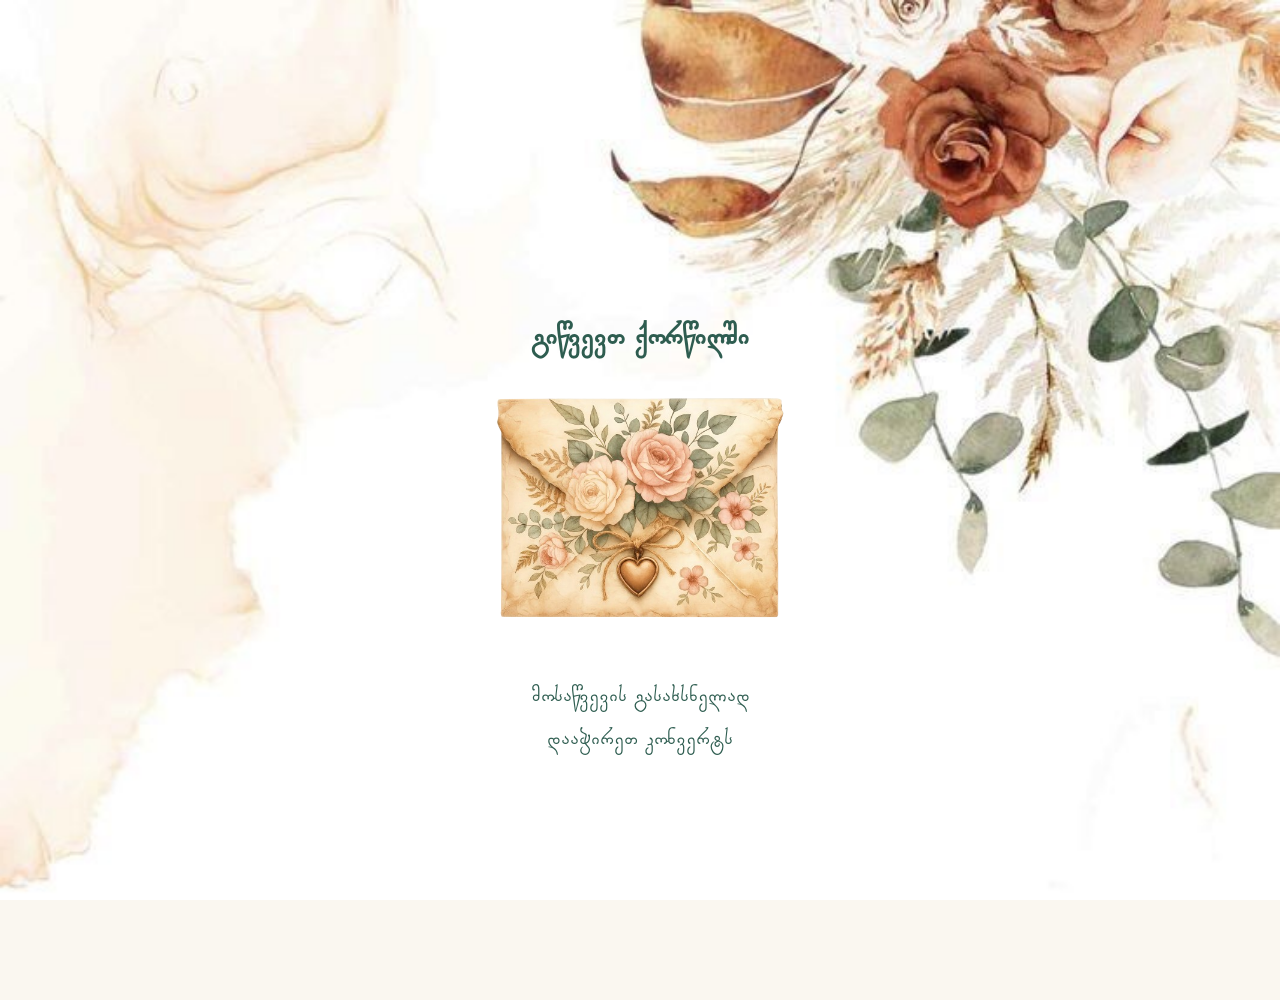
<file: index.html>
<!DOCTYPE html>
<html lang="en">
<head>
    <meta charset="UTF-8">
    <meta name="viewport" content="width=device-width, initial-scale=1.0">
    <link rel="stylesheet" href="style/style.css">
    <link rel="icon" href="img/rings.png">
    <title>გიწვევთ ქორწილში - სალომე და ვასო</title>
</head>
<body class="index">
    <main class="indexmain">
        <div class="envelope">
            <p class="giwvevt">გიწვევთ ქორწილში</p>
           <a href="main.html"><img src="img/envelope.png" alt="salomeandvasoenvelope"></a> 
            <p>მოსაწვევის გასახსნელად დააჭირეთ კონვერტს</p>
        </div>
    </main>
</body>
</html>
</file>
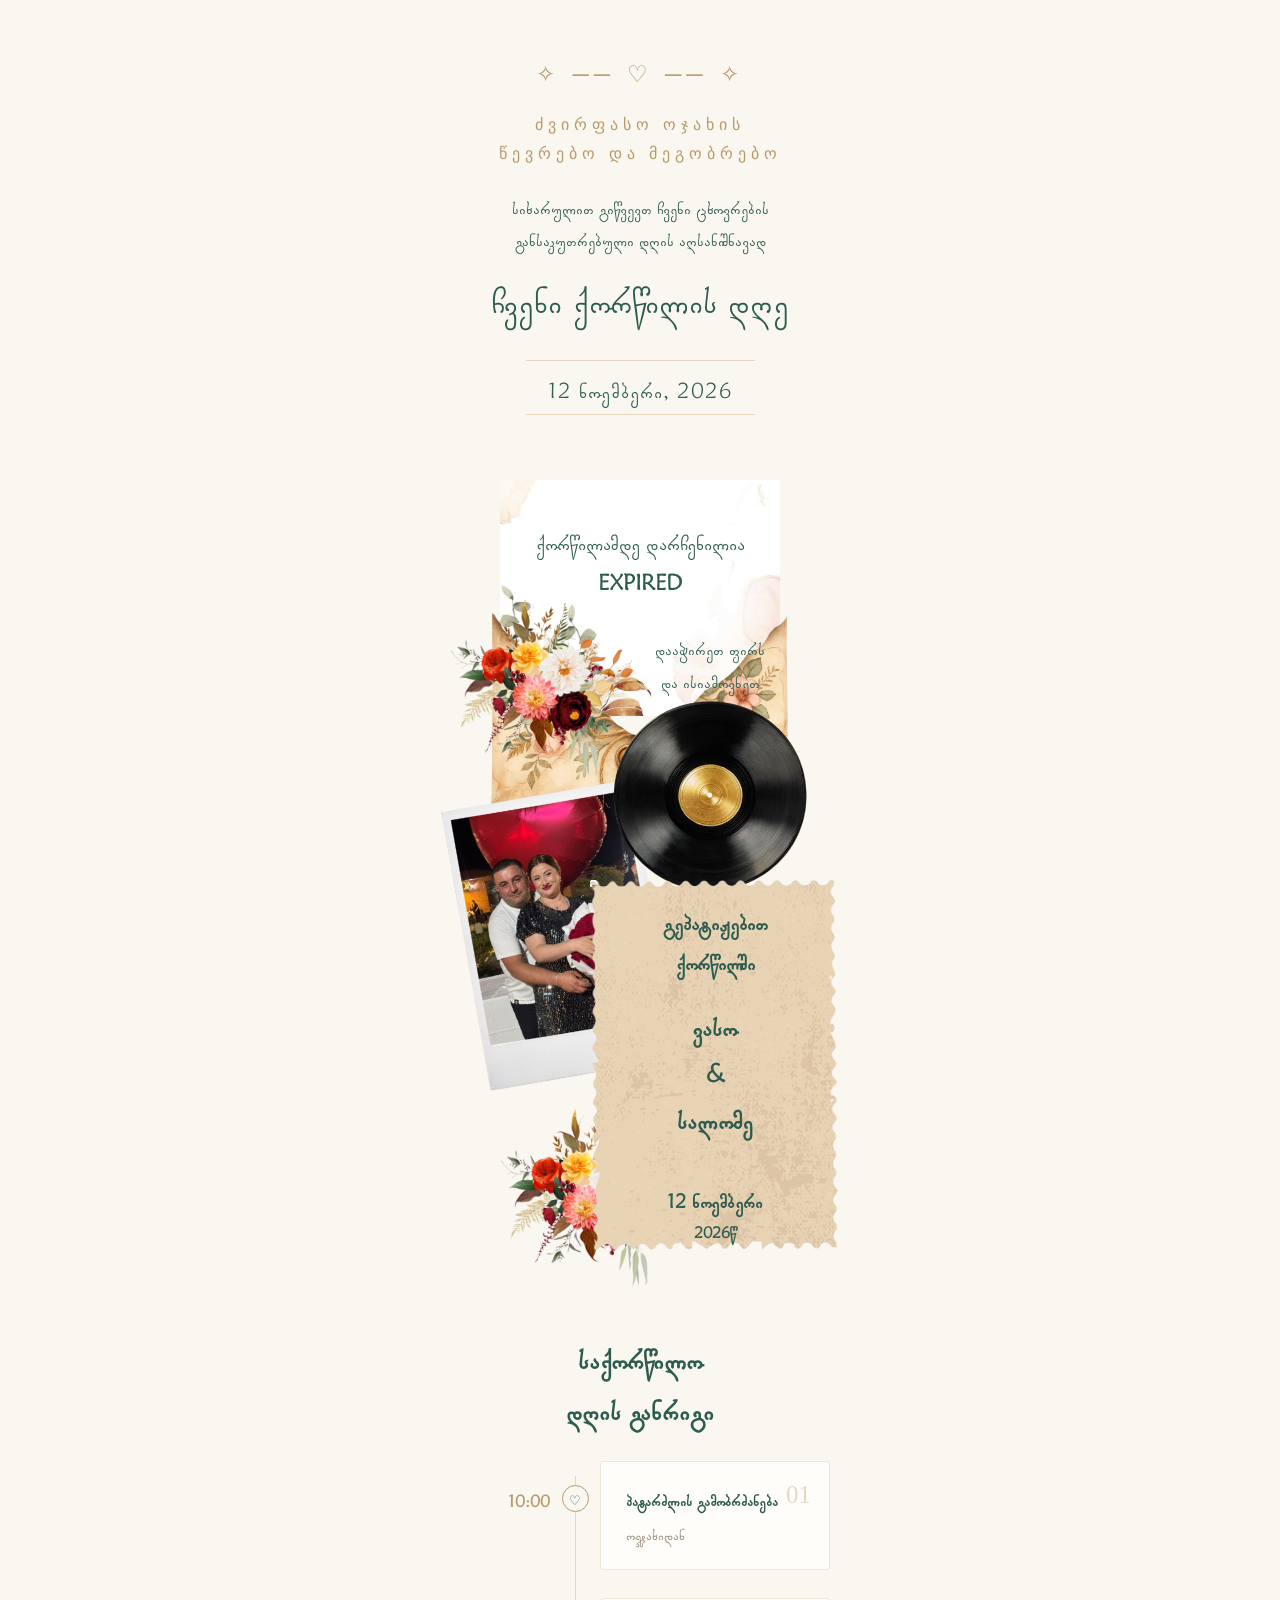
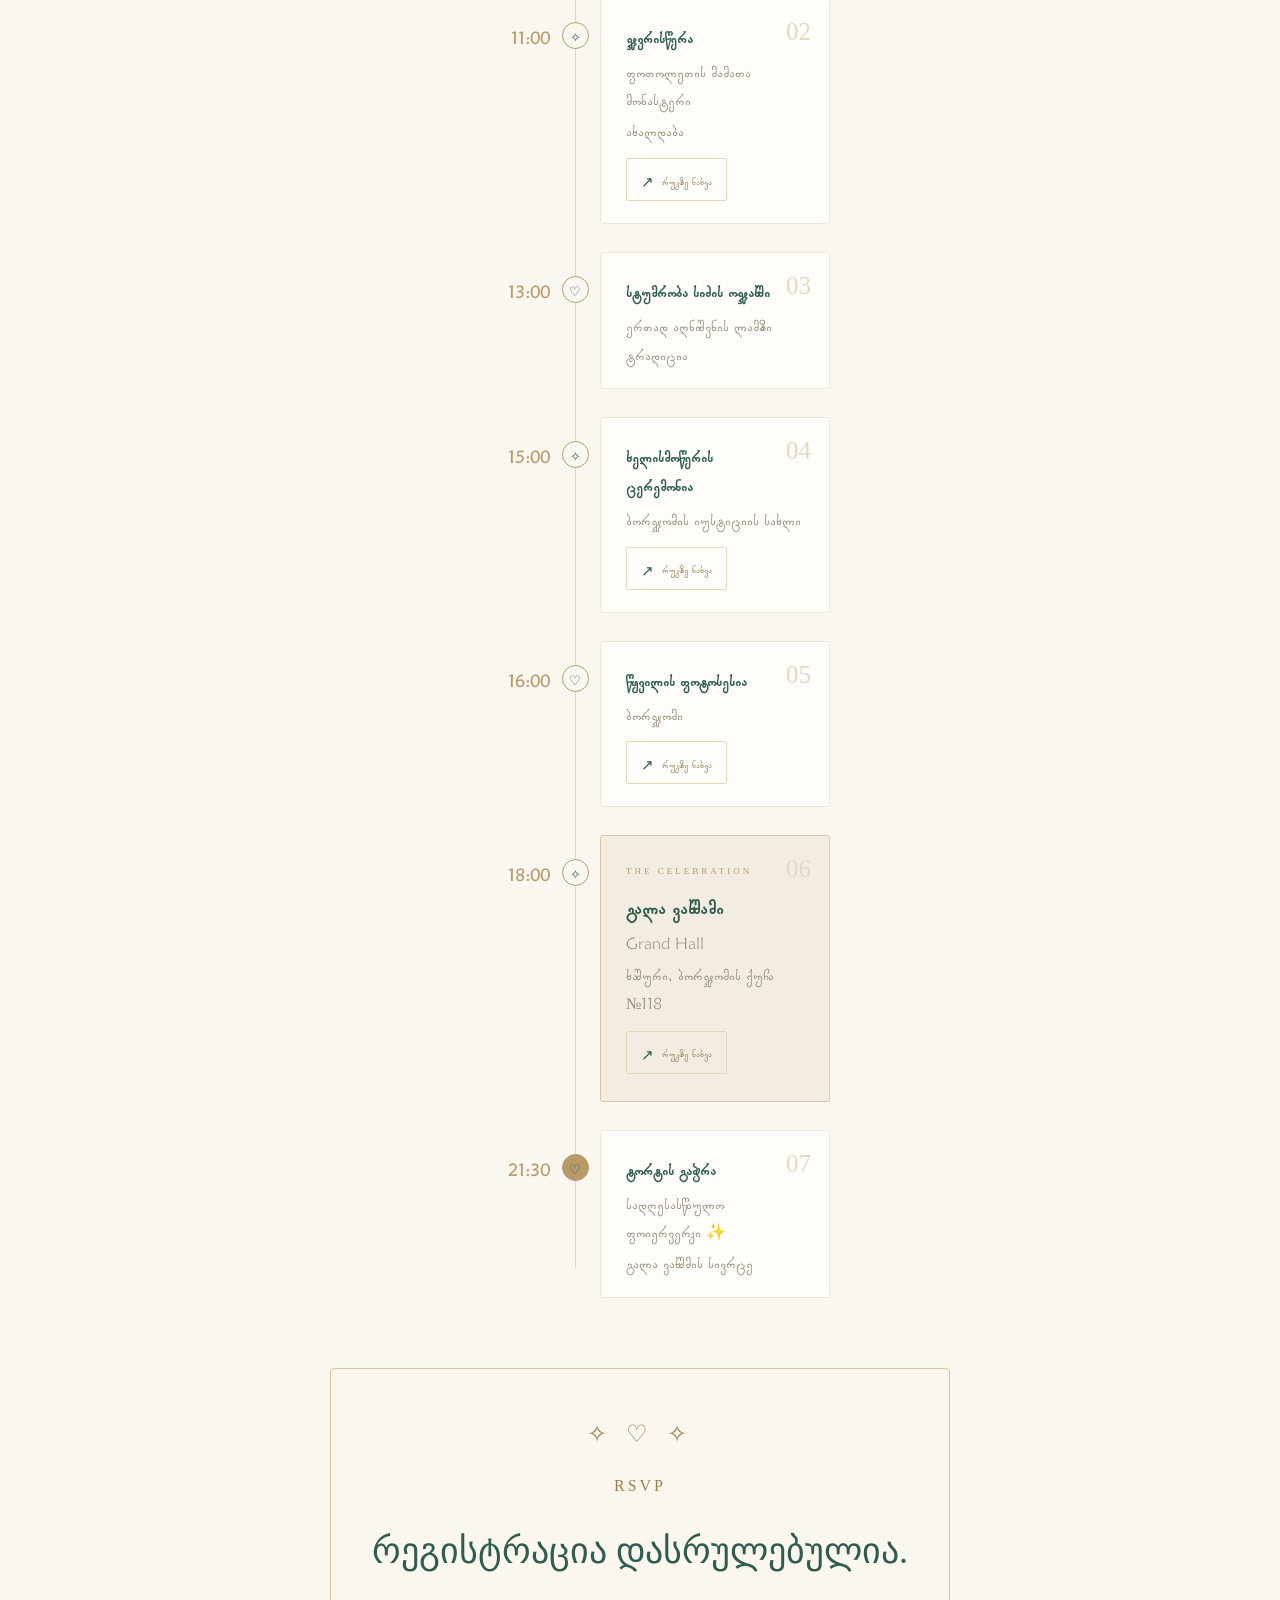
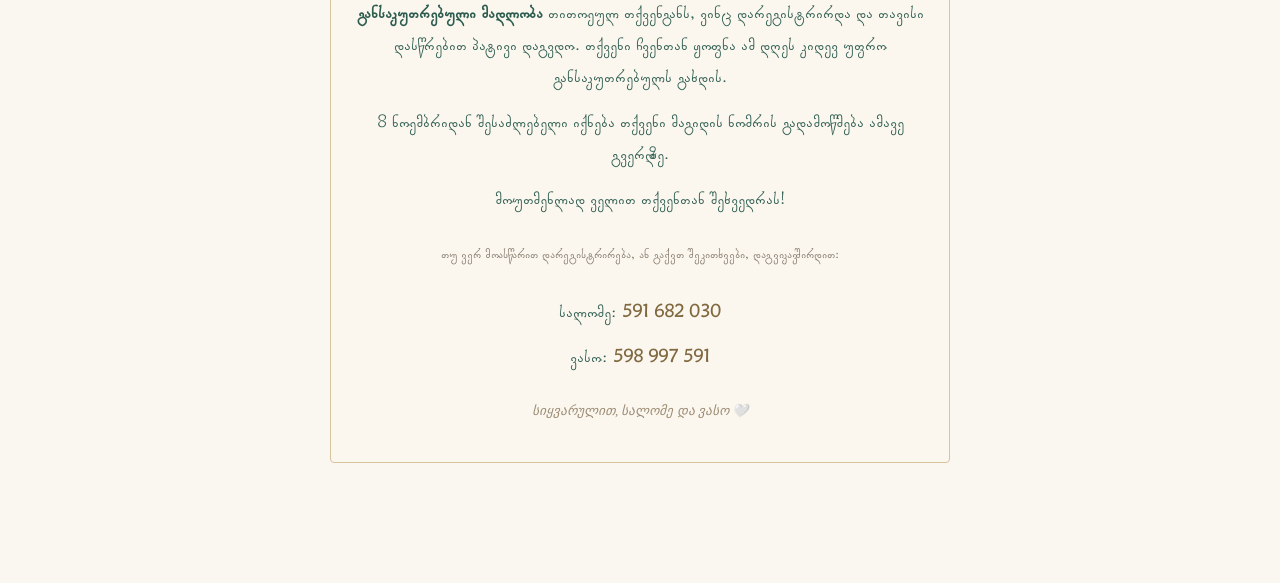
<file: main.html>
<!DOCTYPE html>
<html lang="en">
<head>
    <meta charset="UTF-8">
    <meta name="viewport" content="width=device-width, initial-scale=1.0">
    <link rel="icon" href="img/rings.png">
    <title>გიწვევთ ქორწილში - სალომე და ვასო</title>
    <link rel="stylesheet" href="style/style.css">
</head>
<body>
     <header class="plan-header">
      <span class="ornament">✧ ── ♡ ── ✧</span>
      <p class="eyebrow">ძვირფასო ოჯახის წევრებო და მეგობრებო</p>
      
      <p class="subtitle">
        სიხარულით გიწვევთ ჩვენი ცხოვრების განსაკუთრებული დღის აღსანიშნავად
      </p>
      <h1>ჩვენი ქორწილის დღე</h1>
      <div class="header-date">12 ნოემბერი, 2026</div>
      <a href="#wedding-content" class="scroll-hint" aria-label="ჩამოსქროლეთ ქვემოთ">
    <span class="scrolldown">დღის განრიგისა და დადასტურების ფორმის სანახავად ჩამოსქროლეთ ქვემოთ</span>
    <span class="scroll-arrow">↓</span>
</a>
    </header>
    <main id="wedding-content">
        
       
        <div class="openedenvelope">

            <div class="paper">
                <img src="img/bg.jpg" alt="">
            </div>
            
             <div class="envelopeopen">
                  <img src="img/env.png" alt="salomeandvasoenvelope">
             </div>
            
            <p class="datestart">
                ქორწილამდე დარჩენილია
            </p>
            <p id="timeuntillweddingday"></p>
    
            <div class="bouquey">
                <img src="img/bouquet.png" alt="">
            </div>
    
            <div class="vinylCont" >
                <p>დააჭირეთ ფირს და ისიამოვნეთ</p>
                <img class="vinyl" id="vinyl" src="img/vinylsidc.png" alt="">
            </div>
            <audio id="music" src="audio/muxambazi.mp3" loop></audio>
        
            <div class="polaroid">
                <img src="img/vs.png" alt="">
            </div>
        
            <div class="bouquey2">
                <img src="img/bouquet.png" alt="">
            </div>
        
            <div class="oldpaper">
                <p class="weddinginv">გეპატიჟებით ქორწილში</p>
                <p class="vs">ვასო <br>& <br>სალომე</p>
    
                <p class="day">12 ნოემბერი</p>
                <p class="year">2026წ</p>
    
            </div>
        </div>

        <h2 class="plan">საქორწილო <br> დღის განრიგი</h2>

         <section class="timeline">

      <!-- 10:00 -->
      <article class="event">
        <div class="event-time">10:00</div>
        <div class="timeline-marker"><span>♡</span></div>
        <div class="event-card">
          <span class="event-number">01</span>
          <h2>პატარძლის გამობრძანება</h2>
          <p>ოჯახიდან</p>
        </div>
      </article>

      <!-- 11:00 -->
      <article class="event">
        <div class="event-time">11:00</div>
        <div class="timeline-marker"><span>✧</span></div>
        <div class="event-card">
          <span class="event-number">02</span>
          <h2>ჯვრისწერა</h2>
          <p>ფოთოლეთის მამათა მონასტერი</p>
          <p class="location">ახალდაბა</p>
          <a
            class="map-button"
            href="https://www.google.com/maps/search/?api=1&query=ფოთოლეთის+მამათა+მონასტერი+ახალდაბა"
            target="_blank"
            rel="noopener noreferrer"
          >
            <span>↗</span> რუკაზე ნახვა
          </a>
        </div>
      </article>

      <!-- 13:00 -->
      <article class="event">
        <div class="event-time">13:00</div>
        <div class="timeline-marker"><span>♡</span></div>
        <div class="event-card">
          <span class="event-number">03</span>
          <h2>სტუმრობა სიძის ოჯახში</h2>
          <p>ერთად აღნიშვნის ლამაზი ტრადიცია</p>
        </div>
      </article>

      <!-- 15:00 -->
      <article class="event">
        <div class="event-time">15:00</div>
        <div class="timeline-marker"><span>✧</span></div>
        <div class="event-card">
          <span class="event-number">04</span>
          <h2>ხელისმოწერის ცერემონია</h2>
          <p>ბორჯომის იუსტიციის სახლი</p>
          <a
            class="map-button"
            href="https://www.google.com/maps/search/?api=1&query=ბორჯომის+იუსტიციის+სახლი"
            target="_blank"
            rel="noopener noreferrer"
          >
            <span>↗</span> რუკაზე ნახვა
          </a>
        </div>
      </article>

      <!-- 16:00 -->
      <article class="event">
        <div class="event-time">16:00</div>
        <div class="timeline-marker"><span>♡</span></div>
        <div class="event-card">
          <span class="event-number">05</span>
          <h2>წყვილის ფოტოსესია</h2>
          <p>ბორჯომი</p>
          <a
            class="map-button"
            href="https://www.google.com/maps/search/?api=1&query=ბორჯომი"
            target="_blank"
            rel="noopener noreferrer"
          >
            <span>↗</span> რუკაზე ნახვა
          </a>
        </div>
      </article>

      <!-- 18:00 -->
      <article class="event">
        <div class="event-time">18:00</div>
        <div class="timeline-marker"><span>✧</span></div>
        <div class="event-card highlight">
          <span class="event-number">06</span>
          <span class="special-label">THE CELEBRATION</span>
          <h2>გალა ვახშამი</h2>
          <p>Grand Hall</p>
          <p class="location">ხაშური, ბორჯომის ქუჩა №118</p>
          <a
            class="map-button"
            href="https://www.google.com/maps/search/?api=1&query=Grand+Hall+ბორჯომის+ქუჩა+118+ხაშური"
            target="_blank"
            rel="noopener noreferrer"
          >
            <span>↗</span> რუკაზე ნახვა
          </a>
        </div>
      </article>

      <!-- 21:30 -->
      <article class="event">
        <div class="event-time">21:30</div>
        <div class="timeline-marker final-marker"><span>♡</span></div>
        <div class="event-card">
          <span class="event-number">07</span>
          <h2>ტორტის გაჭრა</h2>
          <p>სადღესასწაულო ფოიერვერკი ✨</p>
          <p class="location">გალა ვახშმის სივრცე</p>
        </div>
      </article>

    </section>


<!-- <section class="rsvp-section" id="rsvp">

    <div class="rsvp-decoration">✧ ♡ ✧</div>

   
    <h3>გთხოვთ, დაგვიდასტუროთ დასწრება</h3>

    <p class="rsvp-deadline">
        პასუხის მიღების ბოლო ვადა
        <strong>2 ნოემბერი, 2026</strong>
    </p>

    <p class="rsvp-note">
        გთხოვთ, შეავსოთ მოკლე ფორმა და შეგვატყობინოთ,
        შემოგვიერთდებით თუ არა ამ განსაკუთრებულ დღეს.
    </p>

      <form
    id="rsvpForm"
    action="https://script.google.com/macros/s/AKfycbwBspBwgzssnnVX426u0y8U2m2kh2r0nU-kJRcYKeKxSGknEpgzazuyD5P6LJKQqoENyA/exec"
    method="POST"
    target="rsvpResponseFrame"
  >
    <label for="name">სახელი *</label>
    <input
      type="text"
      id="name"
      name="name"
      placeholder="თქვენი სახელი"
      required
    />

    <label for="surname">გვარი *</label>
    <input
      type="text"
      id="surname"
      name="surname"
      placeholder="თქვენი გვარი"
      required
    />

    <label for="guests">რამდენი სტუმარი იქნებით?</label>
    <select id="guests" name="guests" required>
      <option value="1">1 სტუმარი</option>
      <option value="2">2 სტუმარი</option>
      <option value="3">3 სტუმარი</option>
      <option value="4">4 სტუმარი</option>
      <option value="5">5 სტუმარი</option>
      <option value="6">6 სტუმარი</option>
    </select>

    <fieldset class="attendance-options">
      <legend>შეძლებთ ჩვენს სიხარულს შემოუერთდეთ? *</legend>

      <label>
        <input
          type="radio"
          name="attendance"
          value="აუცილებლად გესტუმრებით"
          required
        />
        აუცილებლად გესტუმრებით 🤍
      </label>

      <label>
        <input
          type="radio"
          name="attendance"
          value="ჯერ ზუსტად არ ვიცი"
        />
        ჯერ ზუსტად არ ვიცი
      </label>

      <label>
        <input
          type="radio"
          name="attendance"
          value="სამწუხაროდ, ვერ მოვახერხებ"
        />
        სამწუხაროდ, ვერ მოვახერხებ
      </label>
    </fieldset>

    <button type="submit" id="rsvpSubmit">
      პასუხის გაგზავნა ♡
    </button>

    <p id="rsvpMessage" role="status" aria-live="polite"></p>
  </form>

  <iframe
    name="rsvpResponseFrame"
    id="rsvpResponseFrame"
    title="RSVP პასუხის გაგზავნა"
    hidden
  ></iframe>
    <p class="rsvp-footer">
        სიყვარულით, სალომე და ვასო 🤍
    </p>

</section> -->


<section class="rsvp-section" id="rsvp">

    <div class="rsvp-decoration">✧ ♡ ✧</div>

    <p class="rsvp-subtitle">RSVP</p>

    <h2>რეგისტრაცია დასრულებულია.</h2>
<div class="rsvp-contacts">
        <p>
          <b>განსაკუთრებული მადლობა</b>   თითოეულ თქვენგანს, ვინც დარეგისტრირდა და თავისი დასწრებით პატივი დაგვდო. თქვენი ჩვენთან ყოფნა ამ დღეს კიდევ უფრო განსაკუთრებულს გახდის.
          
        </p>
        <p>
            8 ნოემბრიდან შესაძლებელი იქნება თქვენი მაგიდის ნომრის გადამოწმება ამავე გვერდზე.
            
        </p>
        <p>
           მოუთმენლად ველით თქვენთან შეხვედრას!
        </p>
</div>

    <p class="rsvp-text">
        თუ ვერ მოასწარით დარეგისტრირება, ან გაქვთ შეკითხვები, დაგვიკავშირდით:
    </p>

    <div class="rsvp-contacts">

        <p>
            სალომე:
            <a href="tel:+995591682030">591 682 030</a>
        </p>

        <p>
            ვასო:
            <a href="tel:+995598997591">598 997 591</a>
        </p>

    </div>

    <p class="rsvp-footer">
        სიყვარულით, სალომე და ვასო 🤍
    </p>

</section>


    </main>
    <script src="js/scripts.js"></script>
</body>
</html>
</file>
<file: style/style.css>
@font-face {
    font-family: bpg_mikheil_stefane;
    src: url(../font/bpg_mikheil_stefane-26883429579.otf); 
}
@font-face {
    font-family: Galaktioni;
    src: url(../font/DM-Galaktioni-UNI-180426073.ttf);;
}
@font-face {
    font-family: Javakhishvili;
    src: url(../font/DM-Ivane-Javakhishvili-UNI-89782055192.ttf);
}
@font-face {
    font-family: geo_rustaveli;;
    src: url(../font/geo_rustaveli-13648409130.ttf);
}
@font-face {
    font-family: geo_tabidze;
    src: url(../font/geo_tabidze-12487314067.ttf);
}
@font-face {
    font-family: LS_Knight;
    src: url(../font/LS_Knight-Regular-57675407628.otf);
}
@font-face {
    font-family: TFMecomicse;
    src: url(../font/TFMecomicse-Regular-59522229166.otf);
}
*{
    margin: 0;
    padding: 0;
    list-style-type: none;
    text-decoration: none;
    box-sizing: border-box;
    font-family: bpg_mikheil_stefane;
    color: #2e5d50;
}

body{
    background-color: #f0ede1;
}
.index{
    background-image: url(../img/bg.jpg);
    background-size: cover;  
    background-attachment: fixed;  
}
.indexmain{
    display: flex;
    justify-content: center;
    align-items: center;
    width: 100%;
    height: 100vh;
}
.envelope{
    font-size: 24px;
    text-align: center;
    width: 300px;
    height: 400px;
    color: #2e5d50;
}

.envelope img{
    width: 100%;
    animation: envelope 2s infinite;
}
@keyframes envelope {
    0%{transform: scale(1);}
    50%{transform: scale(1.1);}
    100%{transform: scale(1);}
}
.giwvevt{
    font-size: 32px;
    font-weight: 800;
}

.openedenvelope{
    position: relative;
    display: flex;
    justify-content: center;
    align-items: center;
    z-index: 2;
    height: 850px;
    max-width: 400px;
    margin: 0 auto;
    top:-100px;
}
.envelopeopen{
    width: 300px;
    position: absolute;
    top:130px;
    z-index:2;
}
.envelopeopen img{

    width: 100%;
}
.paper{
    width: 280px;
    height: 300px;
    overflow: hidden;
    position: absolute;
    top:100px;
    z-index:1;
}
.paper img{
    width: 100%;
    margin-top: -150px;
}
.datestart,#timeuntillweddingday{
     position: absolute;
    top:140px;
    z-index:3;
    font-size: 22px;

}
#timeuntillweddingday{
    top:180px;
    font-weight: 700;
}
.bouquey{
    width: 200px;
    height: 200px;
    position: absolute;
    top:210px;
    left: 0;
    z-index: 4;
}
.bouquey img{
    width: 100%;
}
.vinylCont{
    width: 200px;
    height: 200px;
    position: absolute;
    top:250px;
    right:30px;
    z-index: 4;
}
.vinyl{
    width: 100%;
    animation: none;
}
.vinyl.playing {
  animation: rotateVinyl 3s linear infinite;
}
.vinylCont p{
    font-size: 18px;
    width: 110px;
    text-align: center;
    margin: 0 auto;
}
@keyframes rotateVinyl {
    0%{transform: rotate(0deg);}
    100%{transform: rotate(360deg);}
}
.polaroid{
    width: 300px;
    height: 200px;
    position: absolute;
    top:400px;
    left:10px;
    z-index: 3;
    transform: rotate(-10deg);
}
.polaroid img{
    width: 100%;
}
.bouquey2{
    width: 200px;
    height: 200px;
    position: absolute;
    top:720px;
    left: 50px;
    z-index: 4; 
}
.bouquey2 img{
    width:100%;
}
.oldpaper{
    width: 250px;
    height: 370px;
    position: absolute;
    top:500px;
    right: 0;
    z-index: 4; 
    background-image: url(../img/paper.png);
    background-repeat: no-repeat;
    background-size: 100%;
    background-position: center;
    text-align: center;
    padding-top: 20px;
}
.weddinginv{
    font-size: 22px;
    width: 150px;
    margin: 0 auto;
    font-weight: 600;
}
.vs{
    font-size: 26px;
    width: 150px;
    margin: 20px auto;
    font-weight: 600;
}

.day, .year{
    width: 150px;
    margin: 0 auto;
    font-weight: 600;
}
.day{
    margin-top: 40px;
    font-size: 20px;
}
.plan{
    text-align: center;
    font-size: 28px;
    margin-bottom: 30px;
}
.invite{
    text-align: center;
    padding: 50px;
}
.happy{
    text-align: center;
    font-size: 22px;
}



:root {
  --cream: #faf7f0;
  --card: #fffdf9;
  --gold: #b79a68;
  --gold-light: #e5d7bb;
  --brown: #514438;
  --muted: #948779;
}

body {
  background: var(--cream);
  color: var(--brown);
  padding: 50px 20px;
  line-height: 1.8;
}

.wedding-plan {
  max-width: 250px;
  margin: 0 auto;
}

/* Header */

.plan-header {
  text-align: center;
  margin-bottom: 65px;
}

.ornament {
  color: var(--gold);
  font-size: 23px;
  letter-spacing: 5px;
}

.eyebrow {
  font-family: Georgia, serif;
  font-size: 16px;
  letter-spacing: 5px;
  color: var(--gold);
  margin-top: 18px;
  max-width: 300px;
text-align: center;
margin: 20px auto;
}

.plan-header h1 {
  font-size: clamp(24px, 5vw, 38px);
  font-weight: 500;
  margin: 12px 0;
  line-height: 1.5;
}

.subtitle {
  font-size: 18px;
  max-width: 300px;
  margin: 0 auto;
  color: #2e5d50;
}

.header-date {
  display: inline-block;
  margin-top: 25px;
  padding: 7px 22px;
  border-top: 1px solid var(--gold-light);
  border-bottom: 1px solid var(--gold-light);
  font-size: 22px;
  letter-spacing: 1px;
}

/* Timeline */

.timeline {
  position: relative;
  max-width: 380px;
  margin: 0 auto;
}

.timeline::before {
  content: "";
  position: absolute;
  left: 125px;
  top: 15px;
  bottom: 30px;
  width: 1px;
  background: var(--gold-light);
}

.event {
  display: grid;
  grid-template-columns: 100px 50px 1fr;
  align-items: start;
  gap: 0;
  margin-bottom: 28px;
}

.event-time {
  text-align: right;
  padding-top: 23px;
  color: var(--gold);
  font-size: 17px;
  font-weight: 600;
  font-variant-numeric: tabular-nums;
}

.timeline-marker {
  width: 27px;
  height: 27px;
  margin: 24px auto 0;
  background: var(--cream);
  border: 1px solid var(--gold);
  border-radius: 50%;
  display: flex;
  align-items: center;
  justify-content: center;
  z-index: 1;
  color: var(--gold);
  font-size: 13px;
}

.final-marker {
  background: var(--gold);
  color: white;
}

.event-card {
  position: relative;
  background: var(--card);
  border: 1px solid #eee6d8;
  padding: 22px 25px;
  border-radius: 3px;
  transition: transform 0.3s ease, box-shadow 0.3s ease;
}

.event-card:hover {
  transform: translateY(-3px);
  box-shadow: 0 8px 25px rgba(95, 76, 48, 0.07);
}

.event-number {
  position: absolute;
  right: 18px;
  top: 10px;
  color: #e4d8c4;
  font-family: Georgia, serif;
  font-size: 25px;
}

.event-card h2 {
  font-size: 16px;
  font-weight: 600;
  margin-bottom: 5px;
  padding-right: 25px;
}

.event-card p {
  font-size: 16px;
  color: var(--muted);
}

.event-card .location {
  font-size: 16px;
  margin-top: 2px;
}

/* Google Maps button */

.map-button {
  display: inline-flex;
  align-items: center;
  gap: 8px;
  margin-top: 15px;
  padding: 7px 14px;
  border: 1px solid var(--gold-light);
  border-radius: 2px;
  text-decoration: none;
  color: #8b7047;
  font-family: inherit;
  font-size: 11px;
  transition: all 0.25s ease;
}

.map-button span {
  font-size: 15px;
}

.map-button:hover {
  background: var(--gold);
  border-color: var(--gold);
  color: white;
}

/* Gala dinner highlight */

.event-card.highlight {
  background: #f3ede1;
  border-color: #d9c5a0;
  padding-top: 27px;
  padding-bottom: 27px;
}

.highlight h2 {
  font-size: 20px;
}

.special-label {
  display: block;
  font-family: Georgia, serif;
  font-size: 9px;
  letter-spacing: 3px;
  color: var(--gold);
  margin-bottom: 7px;
}

/* Footer */

.plan-footer {
  text-align: center;
  margin-top: 70px;
  padding-top: 30px;
  border-top: 1px solid var(--gold-light);
}

.footer-ornament {
  color: var(--gold);
  font-size: 25px;
}

.plan-footer p {
  font-size: 15px;
  margin: 8px 0;
}

.plan-footer span {
  font-size: 11px;
  letter-spacing: 3px;
  color: var(--muted);
}

/* Mobile responsive */

@media only screen and (max-width: 400px) {
  body {
    padding: 35px 14px;
  }

  .plan-header {
    margin-bottom: 40px;
  }

  .plan-header h1 {
    font-size: 25px;
  }

  .subtitle {
    font-size: 16px;
  }

  .timeline::before {
    left: 67px;
  }

  .event {
    grid-template-columns: 53px 29px minmax(0, 1fr);
    margin-bottom: 20px;
  }

  .event-time {
    font-size: 13px;
    padding-top: 20px;
    padding-right: 5px;
    text-align: left;
  }

  .timeline-marker {
    width: 23px;
    height: 23px;
    margin-top: 20px;
    font-size: 11px;
  }

  .event-card {
    padding: 17px 13px;
  }

  .event-card h2 {
    font-size: 13px;
    line-height: 1.8;
    padding-right: 12px;
  }

  .event-card p {
    font-size: 11px;
    line-height: 1.8;
  }

  .event-number {
    font-size: 18px;
    right: 9px;
    top: 5px;
  }

  .event-card.highlight {
    padding: 20px 13px;
  }

  .highlight h2 {
    font-size: 16px;
  }

  .special-label {
    font-size: 8px;
    letter-spacing: 1.5px;
  }

  .map-button {
    padding: 7px 9px;
    font-size: 10px;
    gap: 5px;
  }

  .plan-footer {
    margin-top: 45px;
  }
}

RSVP SECTION

.rsvp-section {
    width: min(90%, 600px);
    margin: 60px auto;
    padding: 45px 35px;
    text-align: center;
    background: rgba(255, 253, 248, 0.8);
    border: 1px solid #dfd2b9;
    outline: 1px solid rgba(183, 154, 104, 0.2);
    outline-offset: -8px;
    color: #514438;
}

.rsvp-decoration {
    color: #b79a68;
    font-size: 25px;
    letter-spacing: 6px;
    margin-bottom: 18px;
}

.rsvp-subtitle {
    font-family: Georgia, serif;
    color: #b79a68;
    font-size: 10px;
    letter-spacing: 3px;
    margin-bottom: 18px;
}

.rsvp-section h2 {
    font-size: clamp(23px, 4vw, 32px);
    font-weight: 500;
    line-height: 1.6;
    margin-bottom: 15px;
}

.rsvp-text {
    max-width: 410px;
    margin: 0 auto;
    color: #817567;
    font-size: 14px;
    line-height: 2;
}

.rsvp-divider {
    margin: 24px 0;
    color: #b79a68;
    font-size: 22px;
}

.rsvp-section h3 {
    font-size: clamp(17px, 3vw, 21px);
    font-weight: 500;
    line-height: 1.8;
    margin-bottom: 15px;
}

.rsvp-deadline {
    font-size: 13px;
    color: #817567;
    line-height: 2;
}

.rsvp-deadline strong {
    display: block;
    color: #9c7b49;
    font-size: 16px;
    font-weight: 600;
}

.rsvp-note {
    max-width: 400px;
    margin: 20px auto 25px;
    color: #817567;
    font-size: 16px;
    line-height: 2;
}

.rsvp-button {
    display: inline-flex;
    justify-content: center;
    align-items: center;
    gap: 12px;
    padding: 14px 25px;
    background: #526b5a;
    color: #fffdf8;
    text-decoration: none;
    font-family: inherit;
    font-size: 13px;
    border: 1px solid #526b5a;
    transition: all 0.3s ease;
}

.rsvp-button:hover {
    background: transparent;
    color: #526b5a;
}

.rsvp-button span {
    font-size: 17px;
}

.rsvp-footer {
    margin-top: 35px;
    color: #9c8b72;
    font-size: 13px;
}

@media (max-width: 400px) {
    .rsvp-section {
        width: 94%;
        margin: 35px auto;
        padding: 38px 22px;
    }

    .rsvp-text {
        font-size: 16px;
    }

    .rsvp-note {
        font-size: 14px;
    }

    .rsvp-button {
        padding: 13px 18px;
        font-size: 16px;
    }
}

.rsvp-section {
  max-width: 620px;
  margin: 70px auto;
  padding: 40px 24px;
  text-align: center;
  color: #514638;
  background: #fbf7ef;
  border: 1px solid #d8c49c;
  border-radius: 4px;
  box-sizing: border-box;
}

.rsvp-subtitle {
  font-size: 16px;
  letter-spacing: 3px;
  color: #9b8050;
}

.rsvp-section h2 {
  font-family: Georgia, serif;
  font-size: clamp(26px, 5vw, 36px);
  font-weight: normal;
  margin: 22px 0 12px;
}

.rsvp-text {
  line-height: 1.8;
  margin-bottom: 28px;
}

#rsvpForm {
  display: flex;
  flex-direction: column;
  gap: 12px;
  text-align: left;
}

#rsvpForm > label,
.attendance-options legend {
  font-size: 16px;
  color: #67583f;
}

#rsvpForm > input,
#rsvpForm > select {
  width: 100%;
  padding: 13px;
  border: 1px solid #d9cdb8;
  border-radius: 3px;
  background: #fffdf9;
  color: #514638;
  font: inherit;
  box-sizing: border-box;
}

#rsvpForm input:focus,
#rsvpForm select:focus {
  outline: 2px solid #b49a6a;
  outline-offset: 2px;
}

.attendance-options {
  margin: 12px 0;
  padding: 16px;
  border: 1px solid #e0d3bd;
}

.attendance-options legend {
  padding: 0 6px;
}

.attendance-options label {
  display: flex;
  flex-direction: column;
  align-items: center;
  gap: 10px;
  margin: 10px 0;
  padding: 12px 16px;
  border: 1px solid #d9cdb8;
  border-radius: 8px;
  background: #fffdf9;
  color: #67583f;
  cursor: pointer;
  transition: all 0.2s ease;
}

/* რადიო წრის დამალვა */
.attendance-options input[type="radio"] {
  display: none;
}

/* არჩეული ღილაკი */
.attendance-options label:has(input[type="radio"]:checked) {
  background: #9b8050;
  border-color: #9b8050;
  color: white;
}

/* მაუსის მიტანის ეფექტი */
.attendance-options label:hover {
  border-color: #9b8050;
  background: #f5efe4;
}

.attendance-options label:has(input[type="radio"]:checked):hover {
  background: #80683f;
  color: white;
}


#rsvpSubmit {
  padding: 15px;
  margin-top: 8px;
  border: 1px solid #9b8050;
  background: #9b8050;
  color: white;
  font: inherit;
  cursor: pointer;
  transition: background 0.2s ease;
}

#rsvpSubmit:hover {
  background: #80683f;
}

#rsvpSubmit:disabled {
  opacity: 0.6;
  cursor: wait;
}

#rsvpMessage {
  text-align: center;
  line-height: 1.6;
  font-size: 16px;
}

.rsvp-footer {
  margin-top: 30px;
  font-family: Georgia, serif;
  font-style: italic;
}

@media (max-width: 400px) {
  .rsvp-section {
    margin: 40px 12px;
    padding: 28px 18px;
  }
}


.scroll-hint {
    display: none;
}

@media screen and (max-width: 440px) {
    .scroll-hint {
        display: flex;
        flex-direction: column;
        align-items: center;
        gap: 4px;

        width: fit-content;
        margin: 12px auto 0;

        color: #9b8050;
        font-size: 13px;
        text-decoration: none;

        animation: hintFade 2s ease-in-out infinite;
    }

    .scroll-arrow {
        display: block;
        font-family: Arial, sans-serif;
        font-size: 30px;
        line-height: 1;
        color: #9b8050;

        animation: arrowMove 1.2s ease-in-out infinite;
    }

    @keyframes arrowMove {
        0%, 100% {
            transform: translateY(0);
        }

        50% {
            transform: translateY(8px);
        }
    }

    @keyframes hintFade {
        0%, 100% {
            opacity: 0.65;
        }

        50% {
            opacity: 1;
        }
    }

    html {
        scroll-behavior: smooth;
    }
    .scrolldown{
      font-size: 18px;
      width:350px;
      margin: 0 auto;
    }
}


.rsvp-section {
    max-width: 620px;
    margin: 70px auto;
    padding: 40px 24px;
    text-align: center;
    color: #514638;
    background: #fbf7ef;
    border: 1px solid #d8c49c;
    border-radius: 4px;
    box-sizing: border-box;
}

.rsvp-decoration {
    font-size: 24px;
    color: #9b8050;
    margin-bottom: 20px;
}

.rsvp-subtitle {
    font-size: 16px;
    letter-spacing: 3px;
    color: #9b8050;
}

.rsvp-section h2 {
    font-family: Georgia, serif;
    font-size: clamp(26px, 5vw, 36px);
    font-weight: normal;
    margin: 22px 0 12px;
}

.rsvp-text {
    line-height: 1.8;
    margin-bottom: 28px;
}

.rsvp-contacts {
    display: flex;
    flex-direction: column;
    gap: 12px;
    margin-bottom: 28px;
}

.rsvp-contacts p {
    margin: 0;
    font-size: 18px;
    line-height: 1.8;
}

.rsvp-contacts a {
    color: #80683f;
    text-decoration: none;
    font-weight: 600;
    transition: color 0.2s ease;
}

.rsvp-contacts a:hover {
    color: #9b8050;
    text-decoration: underline;
}

.rsvp-footer {
    margin-top: 30px;
    font-family: Georgia, serif;
    font-style: italic;
}

/* მობილური მოწყობილობებისთვის */
@media (max-width: 480px) {
    .rsvp-section {
        margin: 40px 16px;
        padding: 32px 20px;
    }

    .rsvp-contacts p {
        font-size: 16px;
    }
}
</file>
